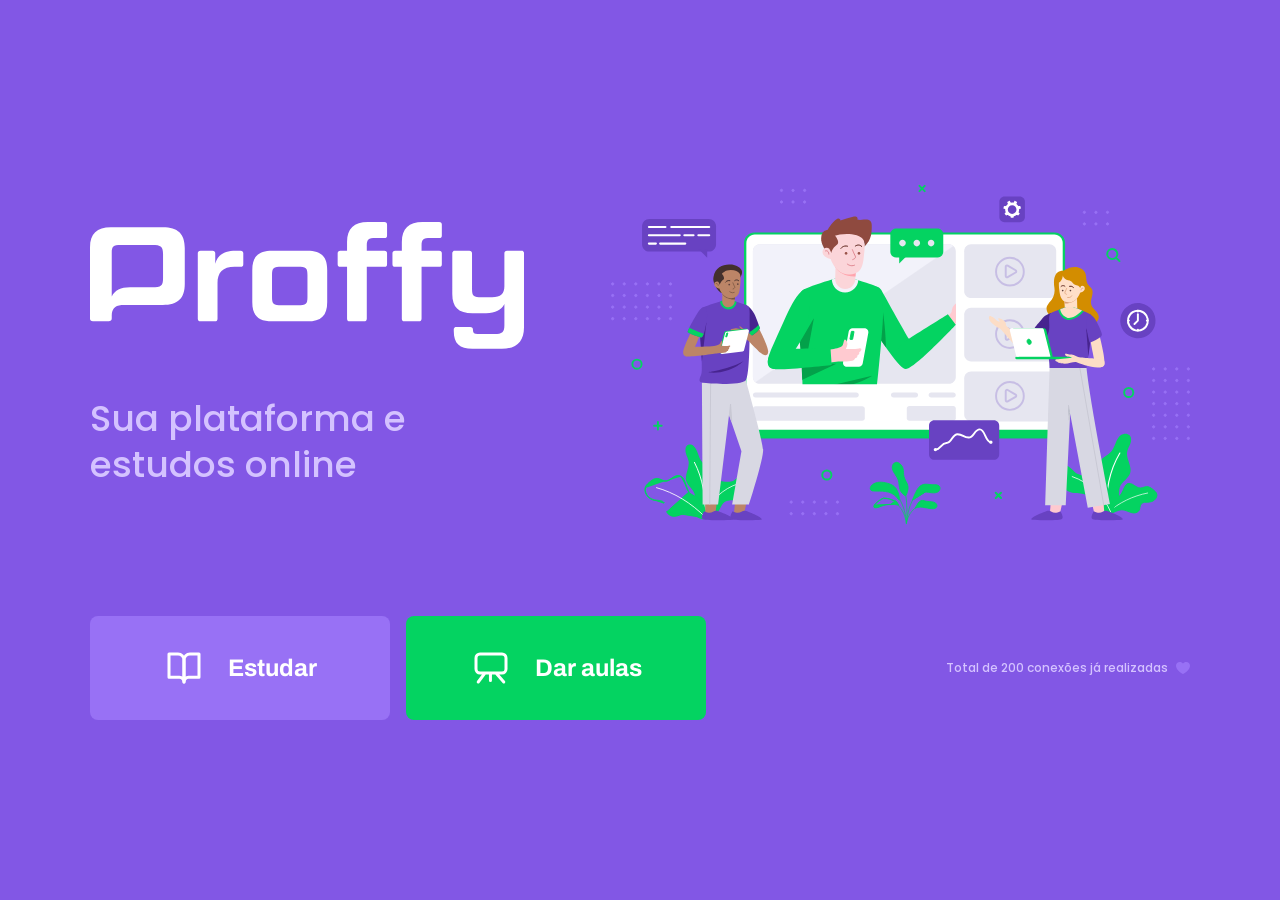
<file: index.html>
<!DOCTYPE html>
<!--lang é um atributo-->
<html lang="en">

<head>
    <meta charset="UTF-8">
    <meta name="viewport" content="width=device-width, initial-scale=1.0">
    <meta name="theme-color" content="#8257E5">

    <title>Proffy | Sua plataforma de estudos online</title>
    <link rel="shortcut icon" href="./img/favicon.png" type="image/png">
    <link rel="stylesheet" href="./css/main.css">
    <link rel="stylesheet" href="./partials/page-landing.css">

    <link
        href="https://fonts.googleapis.com/css2?family=Archivo:wght@400;700&amp;family=Poppins:wght@400;600&amp;display=swap"
        rel="stylesheet">
</head>

<body id="page-landing">
    <div id="container">
        <div class="logo-container">
            <img src="./img/logo.svg" alt="Proffy">
            <h2>Sua plataforma e estudos online</h2>
        </div>
        <img class="hero-image" src="./img/landing.svg" alt="Plataforma de Estudos">
    
                <div class="buttons-container">
                    <a class="study" href="study.html">
                        <img src="./img/icons/study.svg" alt="Estudar">
                        Estudar
                        
                    </a>

                    <a class="give-classes" href="./give-classes.html">
                        <img src="./img/icons/give-classes.svg" alt="Dar aulas">
                        Dar aulas
                    </a>

                </div>
        <p class="total-connections">
            Total de 200 conexões já realizadas
            <img src="./img/icons/purple-heart.svg" alt="coração roxo">
        </p>
    </div>
    

</body>

</html>
</file>
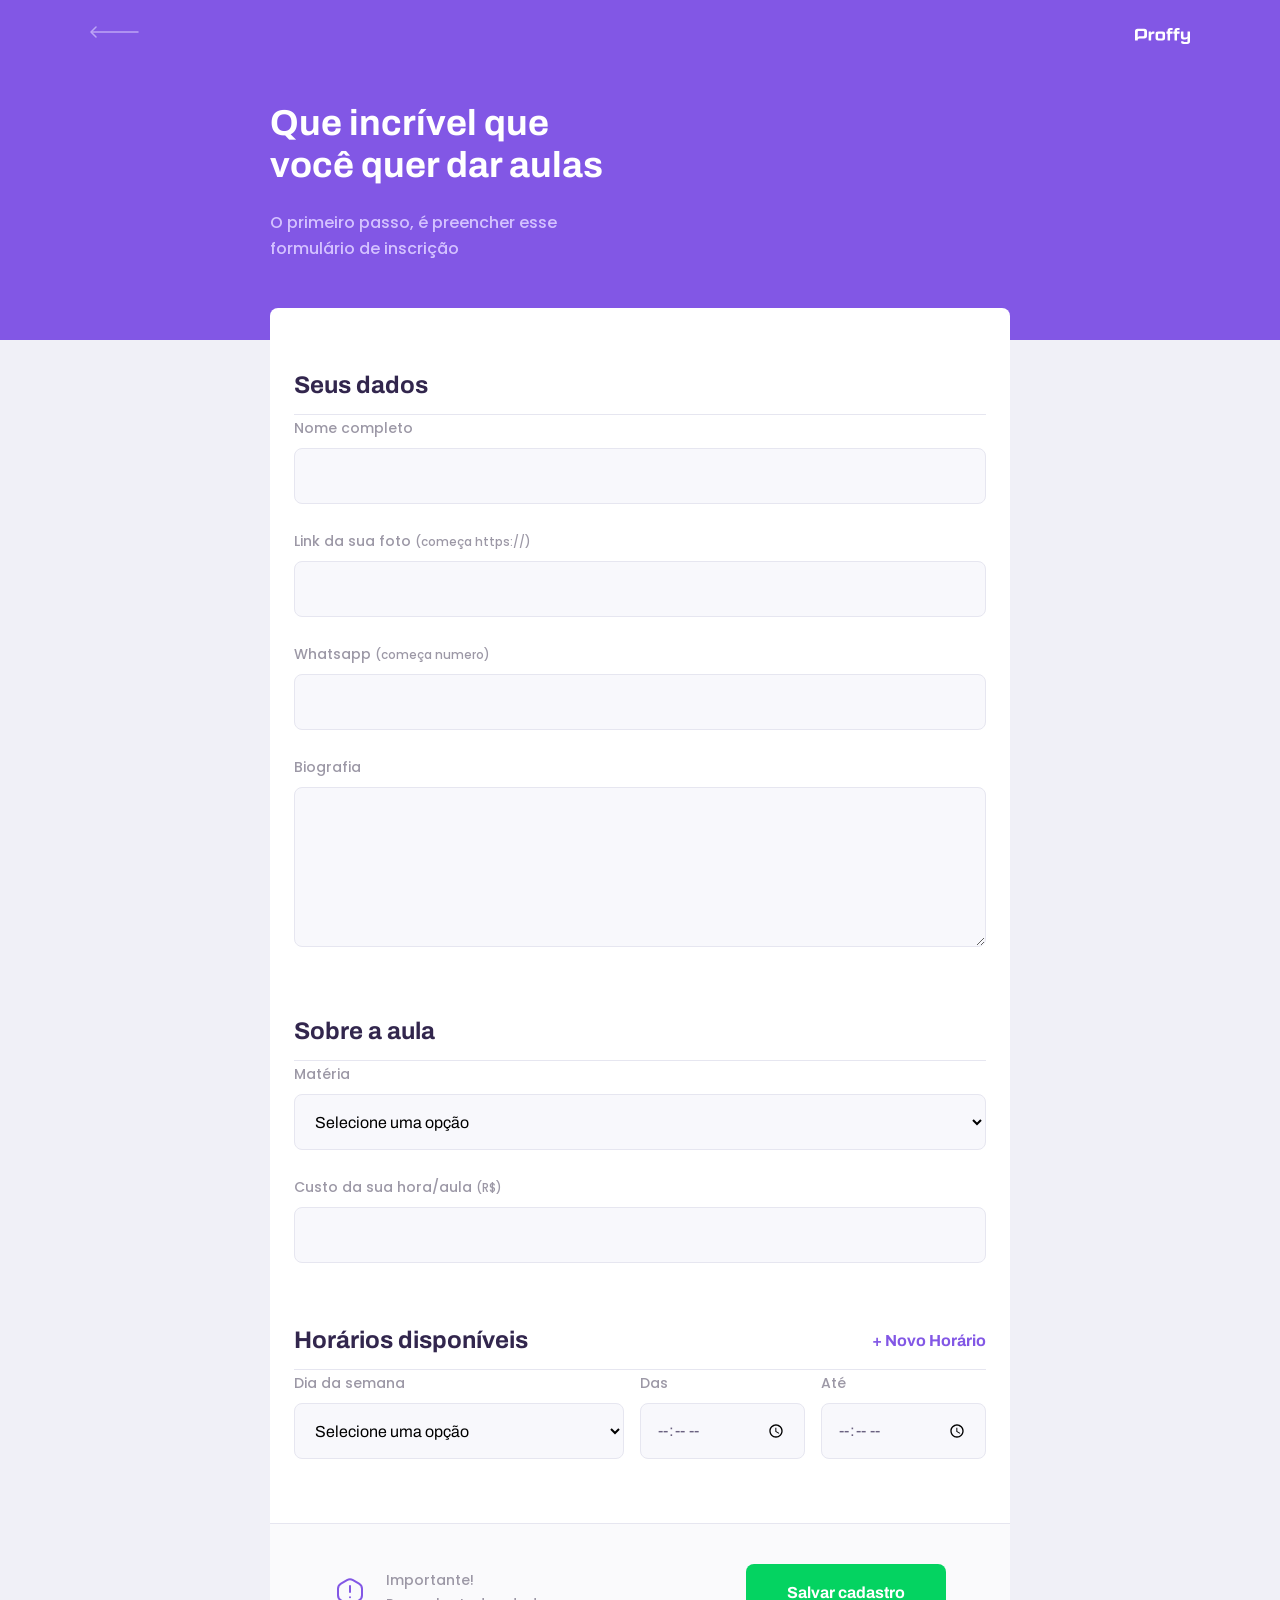
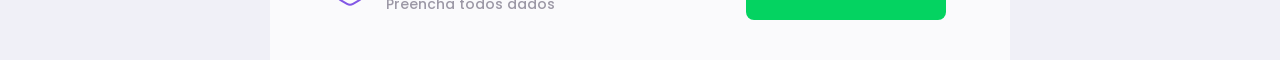
<file: give-classes.html>
<!DOCTYPE html>
<!--lang é um atributo-->
<html lang="en">

<head>
    <meta charset="UTF-8">
    <meta name="viewport" content="width=device-width, initial-scale=1.0">
    <title>Proffy | Sua plataforma de estudos online</title>
    <link rel="stylesheet" href="./css/main.css">
    <link rel="stylesheet" href="./partials/header.css">
    <link rel="stylesheet" href="./partials/form.css">
    <link rel="stylesheet" href="./partials/page-give-classes.css">

    <link
        href="https://fonts.googleapis.com/css2?family=Archivo:wght@400;700&amp;family=Poppins:wght@400;600&amp;display=swap"
        rel="stylesheet">
    <script src="./scripts/addField.js" defer></script>
</head>

<body id="page-give-classes">
    <div id="container">
        <header class="page-header">
            <div class="top-bar-container">
                <a href="/">
                    <img src="./img/icons/back.svg" alt="Voltar">
                </a>
                <img src="./img/logo.svg" alt="Proffy">
            </div>
            <div class="header-content">
                <strong>Que incrível que você quer dar aulas</strong>
                <p>O primeiro passo, é preencher esse formulário de inscrição</p>

            </div>
        </header>
        <main>
            <form action="" id="create-class">
                <fieldset>
                    <legend>Seus dados</legend>
                    <div class="input-block">
                        <label for="name">Nome completo</label>
                        <input name="name" id="name" required>
                    </div>

                    <div class="input-block">
                        <label for="avatar">Link da sua foto <small>(começa https://) </small></label>
                        <input name="avatar" id="avatar" type="url" required>
                    </div>

                    <div class="input-block">
                        <label for="whatsapp">Whatsapp <small>(começa numero) </small></label>
                        <input name="whatsapp" id="whatsapp" type="number" required>
                    </div>

                    <div class="textarea-block">
                        <label for="bio">Biografia</label>
                        <textarea name="bio" id="bio" required></textarea>
                    </div>
                </fieldset>
                <fieldset>
                    <legend>Sobre a aula</legend>
                    <div class="select-block">
                        <label for="subject">Matéria</label>
                        <select name="subject" id="subject" required>
                            <option value="">Selecione uma opção</option>
                            <option value="" disabled="" hidden="">Selecione uma opção</option>
                            <option value="1">Artes</option>
                            <option value="2">Biologia</option>
                            <option value="3">Ciências</option>
                            <option value="4">Educação física</option>
                            <option value="5">Física</option>
                            <option value="6">Geografia</option>
                            <option value="7">História</option>
                            <option value="8">Matemática</option>
                            <option value="9">Português</option>
                            <option value="10">Química</option>
                        </select>
                    </div>
                    <div class="input-block">
                        <label for="cost">Custo da sua hora/aula
                            <small>(R$)</small>
                        </label>
                        <input type="cost" id="cost" type="number" required>
                    </div>
                </fieldset>

                <fieldset id="schedule-items">
                    <legend>Horários disponíveis
                        <button type="button" id="add-time"> + Novo Horário</button>
                    </legend>
                    <div class="schedule-item">
                        <div class="select-block">
                            <label for="weekday">Dia da semana</label>
                            <select name="weekday[]" required>
                                <option value="">Selecione uma opção</option>
                                <option value="0">Domingo</option>
                                <option value="1">Segunda-feira</option>
                                <option value="2">Terça-feira</option>
                                <option value="3">Quarta-feira</option>
                                <option value="4">Quinta-feira</option>
                                <option value="5">Sexta-feira</option>
                                <option value="6">Sábado</option>
                            </select>
                        </div>
                        <div class="input-block">
                            <label for="time_from">Das</label>
                            <input type="time" id="time_from" name="time_from[]">
                        </div>

                        <div class="input-block">
                            <label for="time_to">Até</label>
                            <input type="time" id="time_to" name="time_from[]">
                        </div>
                    </div>

                    

                </fieldset>
            </form>
            <footer>
                <p>
                    <img src="./img/icons/warning.svg" alt="Aviso importante">
                    Importante! <br>
                    Preencha todos dados
                </p>
                <button type="submit" form="create-class">Salvar cadastro</button>
            </footer>
        </main>
    </div>

</body>

</html>
</file>
<file: css/main.css>
/*CSS -Cascading Style Sheets*/
:root {
    --color-background: #F0F0F7;
    --color-primary-lighter: #9871F5;
    --color-primary-light: #916BEA;
    --color-primary: #8257E5;
    --color-primary-dark: #774DD6;
    --color-primary-darker: #6842c2;
    --color-secondary: #04D361;
    --color-secondary-dark: #04BF58;
    --color-title-in-primary: #FFFFFF;
    --color-text-in-primary: #D4C2FF;
    --color-text-title: #32264D;
    --color-text-complement: #9C98A6;
    --color-text-base: #6A6180;
    --color-line-in-white: #E6E6F0;
    --color-input-background: #F8F8FC;
    --color-button-text: #FFFFFF;
    --color-box-base: #FFFFFF;
    --color-box-footer: #FAFAFC;
    --color-small-info: #C1BCCC;
    font-size: 60%; /* controle das medidas rem */
}

*{
    margin: 0;
    padding: 0;
     box-sizing: border-box; 
} 
html,body{
    height: 100vh;
}

body{
   
    background: var(--color-background);
    display:flex;
    align-items: center;
    justify-content: center;
}
body,
input,
button,
textarea{
    font-weight: 500;
    font-family: Poppins;
    font-size:1.6rem;
    /* font: 500 1.6rem Poppins; */
    color: var(--color-text-base);
}
#container{
    width: 90vw;
    max-width: 700px;
    /* border: 1px solid red; */
}
@media(min-width: 700px){
    :root{
        font-size: 62.5%;
    }
}


/* h1,span,a{
    width: 105px;

} */

/* #container{
    width: 100px;
    border: 1px solid red;
    padding-left: 50px;
} */
/* #container{
    /* box model */
    /* border: 1px solid red; */
    /* padding: 10px 40px 100px; */
    /* padding-top: 10px ; */
    /* padding-left:20px ; */
    /* padding-right: 40px; */
    /* padding-bottom: 30px; */
    /* padding: 40px;
    margin: 60px;
    width: 300px;
    height: 300px; */
/* }  */
</file>
<file: partials/page-landing.css>
#page-landing {
  background: var(--color-primary);
}
#page-landing #container {
  color: var(--color-text-in-primary);
}
.logo-container img {
  height: 10rem;
  margin-bottom: 3.2rem;
}
.logo-container {
  text-align: center;
}
.logo-container h2 {
  font-weight: 500;
  font-size: 3.6rem;
  line-height: 4.6rem;
  margin-top: 0.8rem;
}
.hero-image {
  width: 100%;
}
.buttons-container {
  display: flex;
  justify-content: center;
  margin: 3.2rem 0;
}
.buttons-container a {
  width: 30rem;
  height: 10.4rem;
  border-radius: 0.8rem;
  margin-right: 1.6rem;
  font: 700 2.4rem Archivo;
  display: flex;
  align-items: center;
  justify-content: center;
  text-decoration: none;
  transition: background 0.2s;
  color: var(--color-button-text);
}
.buttons-container a.study {
  background: var(--color-primary-lighter);
}
.buttons-container a.study:hover {
  background: var(--color-primary-lighter);
}

.buttons-container a.give-classes:hover {
  background: var(--color-secondary-dark);
}

.buttons-container a.give-classes {
  background: var(--color-secondary);
  margin-right: 0;
}
.buttons-container a img {
  width: 4rem;
  margin-right: 2.4rem;
}
.total-connections {
  font-size: 1.8rem;
  display: flex;
  align-items: center;
  justify-content: center;
}
.total-connections img {
  margin-left: 0.8rem;
}
@media (max-width: 699px) {
  :root {
    font-size: 40%;
  }
}

@media (min-width: 1100px) {
  #page-landing #container {
    max-width: 1100px;
    display: grid;
    grid-template-columns: 2fr 1fr 2fr;
    grid-template-rows: 350px 1fr;
    grid-template-areas:
      "proffy image image"
      "button button texting";
   column-gap: 87px;
   row-gap: 86px;
  }

  .logo-container {
    grid-area: proffy;
    text-align: initial;
    align-self: center;
    margin: 0;
  }
  .logo-container img {
    height: 127px;
  }

  .hero-image {
    grid-area: image;
    height: 350px;
  }
  .buttons-container {
    grid-area: button;
    justify-content: flex-start;
    margin: 0;
  }

  .total-connections {
    grid-area: texting;
    justify-self: end;
    font-size: 1.2rem;
  }
}
</file>
<file: partials/header.css>
.page-header {
    background-color: var(--color-primary);
  
    display: flex;
    flex-direction: column;
  }
  .page-header .top-bar-container {
    width: 90%;
    margin: 0 auto;
    display: flex;
    align-items: center;
    justify-content: space-between;
    padding: 1.6rem 0;
  }
  .page-header .top-bar-container a {
    height: 3.2;
    transition: opacity 0.2s;
  }
  
  .page-header .top-bar-container a:hover {
    opacity: 0.6;
  }
  
  .page-header .top-bar-container >img {
    height: 1.6rem;
  }
  .page-header .header-content {
    width: 90%;
    margin: 3.2rem auto;
    position: relative;
  }
  .page-header .header-content strong {
    font: 700 3.6rem Archivo;
    line-height: 4.2rem;
    color: var(--color-title-in-primary);
  }
  .page-header .header-content p{
    max-width: 30rem;
    font-size: 1.6rem;
    line-height: 2.6rem;
    color: var(--color-text-in-primary);
    margin-top:2.4rem;

  }

  
@media (min-width: 700px) {
    
    .page-header {
      height: 340px;
    }
    .page-header .top-bar-container {
      max-width: 1100px;
    }
    .page-header .header-content {
      max-width: 740px;
      margin: 0 auto;
      flex: 1 1;
      padding-bottom: 48px;
      display: flex;
      flex-direction: column;
      justify-content: center;
    }
    .page-header .header-content strong {
      max-width: 350px;
    }
  
    
  }
</file>
<file: partials/form.css>
.select-block label,
.input-block label,
.textarea-block label{
    font-size: 1.4rem;
    color: var(--color-text-complement);
  }
  .input-block input,
  .select-block select,
  .textarea-block textarea {
    width: 100%;
    height: 5.6rem;
    margin-top: 0.8rem;
    border-radius: 0.8rem;
    background: var(--color-input-background);
    border: 1px solid var(--color-line-in-white);
    outline: 0;
    padding: 0 1.6rem;
    font: 1.6rem Archivo;
  }

.textarea-block textarea{
    padding: 1.2rem 1.6rem;
    height: 16rem;
    resize: vertical;
}

  .input-block,
  .textarea-block {
    position: relative;
  }
  
  .input-block:focus-within::after,
  .textarea-block:focus-within::after {
    content: "";
    width: calc(100% - 3.2rem);
    height: 2px;
    background: var(--color-primary-light);
    position: absolute;
    left: 1.6rem;
    bottom: 0px;
  }
</file>
<file: partials/page-give-classes.css>
#page-give-classes #container{
  width:100vw;
  height:100vh;
}
#page-give-classes .page-header .header-content{
  margin-bottom: 6.4rem;
}



#page-give-classes main{
 background: var(--color-box-base);
 width: 100%;
 max-width: 74rem;
 border-radius: 0.8rem;
 margin: -3.2rem auto 3.2rem;
 padding-top: 6.4rem;
}
#page-give-classes fieldset{
  border: none;
  padding: 0 2.4rem;
}

#page-give-classes fieldset legend{
  font: 700 2.4rem Archivo;
  color: var(--color-text-title);
  margin-top: 2.4rem;
  display: flex;
 align-items: center;
 justify-content: space-between;
 width: 100%;
 padding-bottom: 1.6rem;
 border-bottom:1px solid var(--color-line-in-white) ;
}
#page-give-classes fieldset legend button{
  background: none;
  border: 0;
  color: var(--color-primary);
  font: 700 1.6rem Archivo;
  cursor: pointer;
  transition: 0.2s;
}
#page-give-classes fieldset legend button:hover{
  transform:translateY(-5px) ;
  color:var(--color-primary-dark);
}
#page-give-classes main footer{
  padding: 4rem 2.4rem;
  background: var(--color-box-footer);
  border-top: 1px solid var(--color-line-in-white);
  margin-top:6.4rem;
}
#page-give-classes main footer p{
  display: flex;
  align-items: center;
  justify-content: center;
  font-size:1.4rem;
  line-height: 2.4rem;
  color:var(--color-text-complement);
}
#page-give-classes main footer p img{
margin-right:2rem;
}
#page-give-classes main footer button{
  width: 100%;
  height: 5.6rem;
  background: var(--color-secondary);
  color: var(--color-button-text);
 border: 0;
 border-radius: 0.8rem;
 cursor: pointer;
 font: 700 1.6rem Archivo;
 display: flex;
 align-items: center;
 justify-content: center;
 text-decoration: none;
 transition: 0.2s;
 margin-top: 3.2rem;

}


#page-give-classes fieldset+fieldset{
  margin-top: 6.4rem;
}

#page-give-classes .input-block+ .input-block,
#page-give-classes .input-block+ .textarea-block,
#page-give-classes .select-block+ .input-block{
 margin-top: 2.4rem;
}
.schedule-item+.schedule-item{
  margin-top: 3.2rem;
  padding-top: 3.2rem;
  border-top: 1px solid var();
}



@media(min-width:700px){
  #page-give-classes #container{
    max-width: 100vw;
  }
  #page-give-classes .page-header .header-content{
    margin-bottom:0;
  }
  #page-give-classes main fielset{
    padding: 0 64px;
  }
  .schedule-item{
    display: grid;
    grid-template-columns: 2fr 1fr 1fr;
    column-gap: 1.6rem ;
  }
  #page-give-classes #schedule-items .select-block+.input-block,
  #page-give-classes #schedule-items .input-block+.input-block
  {
    margin-top: 0;
  }
  #page-give-classes main footer{
    padding: 40px 64px;
    display: flex;
    align-items: center;
    justify-content: space-between;

  }
  #page-give-classes main footer button{
    margin-top: 0;
    width: 200px;
    
  }
}
</file>
